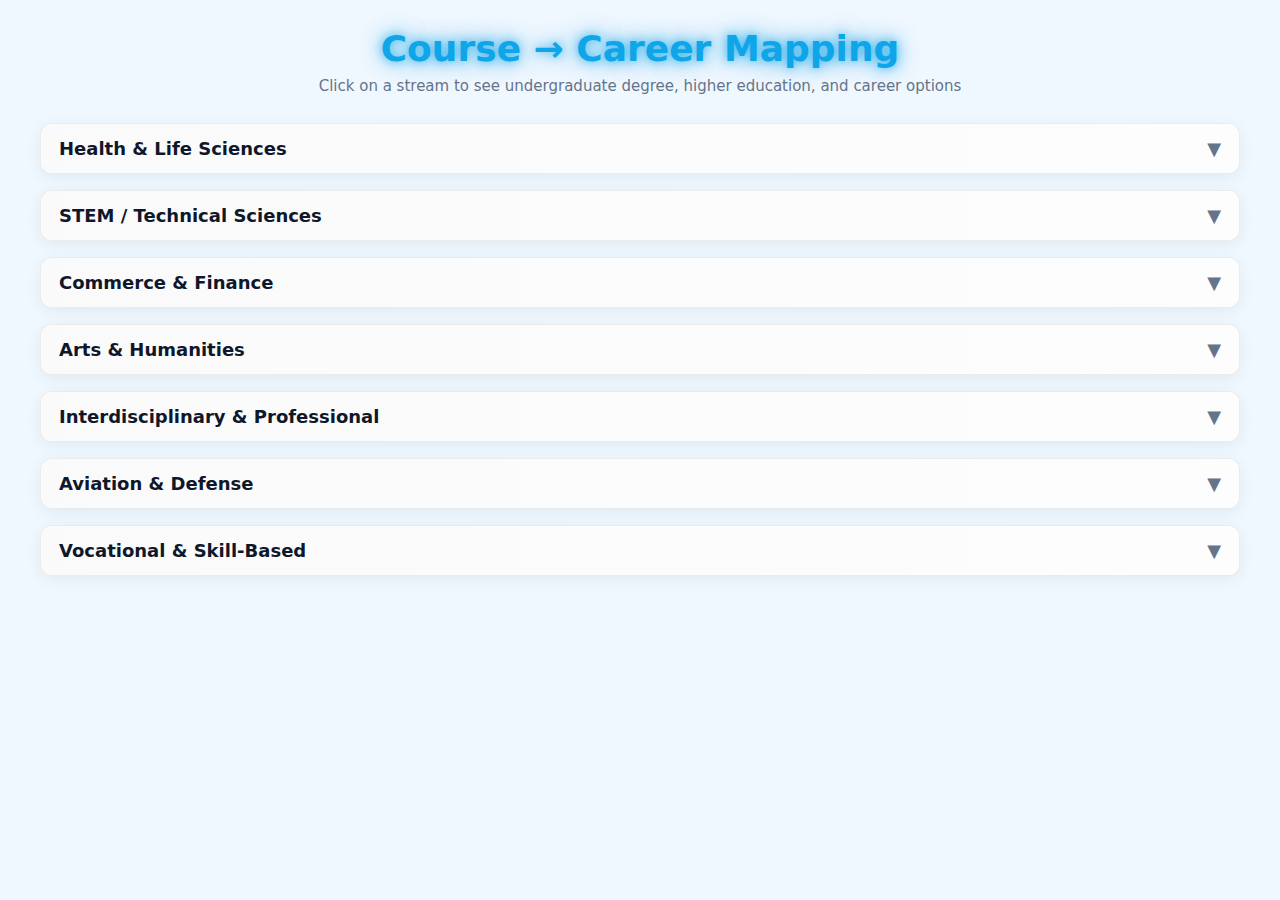
<file: templates/mapping.html>
<!DOCTYPE html>
<html lang="en">
<head>
<meta charset="utf-8">
<meta name="viewport" content="width=device-width,initial-scale=1">
<title>Course → Career Mapping</title>
<style>
:root {
  --accent: #0ea5e9;
  --muted: #64748b;
}

/* Reset */
* { box-sizing: border-box; margin: 0; padding: 0; }
html {
  height: 100%;
}
body {
  height: 100%;
  overflow-x: hidden;
  /* Allow vertical scrolling for the entire body */
  overflow-y: auto; 
}

/* Body with light blue */
body {
  font-family: Inter, system-ui, sans-serif;
  background: #f0f8ff; /* very light blue */
  padding: 28px;
  color: #0f172a;
  position: relative;
}

/* Bubble background */
.bubbles {
  position: fixed;
  top: 0; left: 0;
  width: 100%; height: 100%;
  z-index: -1;
  overflow: hidden;
}
.bubble {
  position: absolute;
  bottom: -100px;
  background: rgba(255, 255, 255, 0.3);
  border-radius: 50%;
  animation: rise 20s infinite ease-in;
}
@keyframes rise {
  0% { transform: translateY(0) scale(1); opacity: 0.6; }
  50% { opacity: 0.3; }
  100% { transform: translateY(-120vh) scale(1.5); opacity: 0; }
}

/* Header */
header {
  text-align: center;
  margin-bottom: 28px;
}
header h1 {
  font-size: 36px;
  font-weight: 700;
  color: var(--accent);
  text-shadow: 0 0 10px rgba(14,165,233,0.7),
        0 0 20px rgba(14,165,233,0.5),
        0 0 30px rgba(14,165,233,0.3);
}
header p {
  color: var(--muted);
  margin-top: 8px;
  font-size: 15px;
}

/* Container */
.container {
  max-width: 1200px;
  margin: 0 auto;
  display: flex;
  flex-direction: column;
  gap: 16px;
  position: relative;
  z-index: 1; /* above bubbles */
}

/* Card */
.card {
  background: #fff;
  border-radius: 12px;
  border: 1px solid rgba(0,0,0,0.08);
  box-shadow: 0 4px 16px rgba(0,0,0,0.06);
  overflow: hidden;
  transition: all 0.3s ease;
}
.card:hover {
  transform: translateY(-4px);
  box-shadow: 0 8px 24px rgba(0,0,0,0.08);
}
.card-header {
  padding: 14px 18px;
  font-weight: 600;
  cursor: pointer;
  display: flex;
  justify-content: space-between;
  align-items: center;
  background: linear-gradient(to right, #fafafa, #fdfdfd);
}
.card-header span {
  font-size: 18px;
}
.card-header .toggle {
  font-size: 18px;
  color: var(--muted);
  transition: transform 0.3s ease;
}
.card.expanded .card-header .toggle {
  transform: rotate(180deg);
}
.card-content {
  max-height: 0;
  overflow: hidden;
  transition: max-height 0.5s ease, padding 0.3s ease;
  padding: 0 18px;
}
.card.expanded .card-content {
  padding: 18px;
  max-height: 2000px;
}

/* Sub-sections inside card */
.section {
  border-radius: 10px;
  padding: 14px;
  margin-bottom: 14px;
  color: #111;
}
.section h3 {
  margin-bottom: 8px;
  font-size: 15px;
  font-weight: 700;
}
.section ul {
  margin-left: 18px;
  font-size: 14px;
}
.section ul li { margin: 4px 0; }

/* Colors */
.section.ug { background: #ffe5e8; }
.section.he { background: #e3f7e9; }
.section.co { background: #f1e3ff; }
</style>
</head>
<body>

<header>
  <h1>Course → Career Mapping</h1>
  <p>Click on a stream to see undergraduate degree, higher education, and career options</p>
</header>

<div class="container">

  <div class="card">
    <div class="card-header">
      <span>Health & Life Sciences</span>
      <span class="toggle">▼</span>
    </div>
    <div class="card-content">
      <div class="section ug">
        <h3>Undergraduate Degrees</h3>
        <ul>
          <li>Medicine: MBBS, BDS, BAMS, BHMS, BPT</li>
          <li>Nursing: B.Sc Nursing</li>
          <li>Pharmacy: B.Pharm</li>
          <li>Life Sciences: B.Sc. Biotechnology, Microbiology, Genetics, Biochemistry</li>
          <li>Physiotherapy: BPT</li>
        </ul>
      </div>
      <div class="section he">
        <h3>Higher Education</h3>
        <ul>
          <li>Medicine: MD, MS, MCh, DM</li>
          <li>Nursing: MSc Nursing, PhD</li>
          <li>Pharmacy: M.Pharm, Pharm.D, Ph.D.</li>
          <li>Life Sciences: M.Sc, Ph.D.</li>
          <li>Physiotherapy: MPT, Ph.D.</li>
        </ul>
      </div>
      <div class="section co">
        <h3>Career Options</h3>
        <ul>
          <li>Doctor, Pharmacist, Research Scientist, Physiotherapist, Public Health Specialist</li>
        </ul>
      </div>
    </div>
  </div>

  <div class="card">
    <div class="card-header">
      <span>STEM / Technical Sciences</span>
      <span class="toggle">▼</span>
    </div>
    <div class="card-content">
      <div class="section ug">
        <h3>Undergraduate Degrees</h3>
        <ul>
          <li>B.Tech/B.E. (Engineering specializations)</li>
          <li>B.Sc. Computer Science, BCA</li>
          <li>B.Sc. Data Science, B.Tech Data Science</li>
          <li>B.Sc. Physics, Chemistry, Mathematics, Environmental Science</li>
          <li>B.Sc. Biotechnology, Microbiology</li>
        </ul>
      </div>
      <div class="section he">
        <h3>Higher Education</h3>
        <ul>
          <li>M.Tech, M.S., Ph.D. in respective fields</li>
          <li>M.Sc. Computer Science, Data Science, AI/ML, Ph.D.</li>
          <li>MBA (Tech Management)</li>
        </ul>
      </div>
      <div class="section co">
        <h3>Career Options</h3>
        <ul>
          <li>Software Developer, Data Scientist, Research Scientist, Environmental Consultant, AI/ML Engineer, Academician</li>
        </ul>
      </div>
    </div>
  </div>

  <div class="card">
    <div class="card-header">
      <span>Commerce & Finance</span>
      <span class="toggle">▼</span>
    </div>
    <div class="card-content">
      <div class="section ug">
        <h3>Undergraduate Degrees</h3>
        <ul>
          <li>B.Com, B.Com (Hons)</li>
          <li>BBA, BMS</li>
          <li>B.Com Accounting & Finance, BBA (FIA)</li>
          <li>B.A. Economics</li>
          <li>CA, CS, CMA</li>
        </ul>
      </div>
      <div class="section he">
        <h3>Higher Education</h3>
        <ul>
          <li>M.Com, MBA (Finance, Marketing, HR, Analytics)</li>
          <li>M.A. Economics</li>
          <li>Advanced CA, CS, CMA</li>
          <li>Ph.D. in Accounting, Finance, Business Administration, Economics</li>
        </ul>
      </div>
      <div class="section co">
        <h3>Career Options</h3>
        <ul>
          <li>Financial Analyst, Investment Banker, Chartered Accountant, Business Consultant, Economist, Policy Analyst</li>
        </ul>
      </div>
    </div>
  </div>

  <div class="card">
    <div class="card-header">
      <span>Arts & Humanities</span>
      <span class="toggle">▼</span>
    </div>
    <div class="card-content">
      <div class="section ug">
        <h3>Undergraduate Degrees</h3>
        <ul>
          <li>B.A. in History, Political Science, Sociology, Psychology, English, Philosophy</li>
          <li>BFA, Performing Arts</li>
          <li>Journalism, Mass Communication</li>
        </ul>
      </div>
      <div class="section he">
        <h3>Higher Education</h3>
        <ul>
          <li>M.A., M.Phil., Ph.D. in Humanities disciplines</li>
          <li>MSW, MFA, Journalism (MJMC)</li>
        </ul>
      </div>
      <div class="section co">
        <h3>Career Options</h3>
        <ul>
          <li>Teacher, Psychologist, Journalist, Social Worker, Writer, Researcher, Artist</li>
        </ul>
      </div>
    </div>
  </div>

  <div class="card">
    <div class="card-header">
      <span>Interdisciplinary & Professional</span>
      <span class="toggle">▼</span>
    </div>
    <div class="card-content">
      <div class="section ug">
        <h3>Undergraduate Degrees</h3>
        <ul>
          <li>Law: LLB (BA LLB, BBA LLB)</li>
          <li>Management: BBA, Hotel Management</li>
          <li>Design: B.Des, B.Arch</li>
        </ul>
      </div>
      <div class="section he">
        <h3>Higher Education</h3>
        <ul>
          <li>LLM, Ph.D.</li>
          <li>MBA, PGDM</li>
          <li>M.Des, M.Arch</li>
        </ul>
      </div>
      <div class="section co">
        <h3>Career Options</h3>
        <ul>
          <li>Lawyer, Architect, Designer, Hotel Manager, Entrepreneur</li>
        </ul>
      </div>
    </div>
  </div>

  <div class="card">
    <div class="card-header">
      <span>Aviation & Defense</span>
      <span class="toggle">▼</span>
    </div>
    <div class="card-content">
      <div class="section ug">
        <h3>Undergraduate Degrees</h3>
        <ul>
          <li>B.Sc. Aviation, BBA Aviation</li>
          <li>Defense Studies, NDA Programs</li>
        </ul>
      </div>
      <div class="section he">
        <h3>Higher Education</h3>
        <ul>
          <li>MBA Aviation, M.Sc. Defense Studies</li>
        </ul>
      </div>
      <div class="section co">
        <h3>Career Options</h3>
        <ul>
          <li>Pilot, Air Traffic Controller, Defense Officer, Aviation Manager</li>
        </ul>
      </div>
    </div>
  </div>

  <div class="card">
    <div class="card-header">
      <span>Vocational & Skill-Based</span>
      <span class="toggle">▼</span>
    </div>
    <div class="card-content">
      <div class="section ug">
        <h3>Undergraduate Degrees</h3>
        <ul>
          <li>Diplomas & Certifications in ITI, Polytechnics, Hospitality, Retail</li>
        </ul>
      </div>
      <div class="section he">
        <h3>Higher Education</h3>
        <ul>
          <li>Advanced Diploma, Skill Certifications, B.Voc</li>
        </ul>
      </div>
      <div class="section co">
        <h3>Career Options</h3>
        <ul>
          <li>Technician, Hospitality Staff, Skilled Trades, Retail Professional</li>
        </ul>
      </div>
    </div>
  </div>

</div>

<script>
document.querySelectorAll('.card-header').forEach(header => {
  header.addEventListener('click', () => {
    header.parentElement.classList.toggle('expanded');
  });
});
</script>

</body>
</html>
</file>
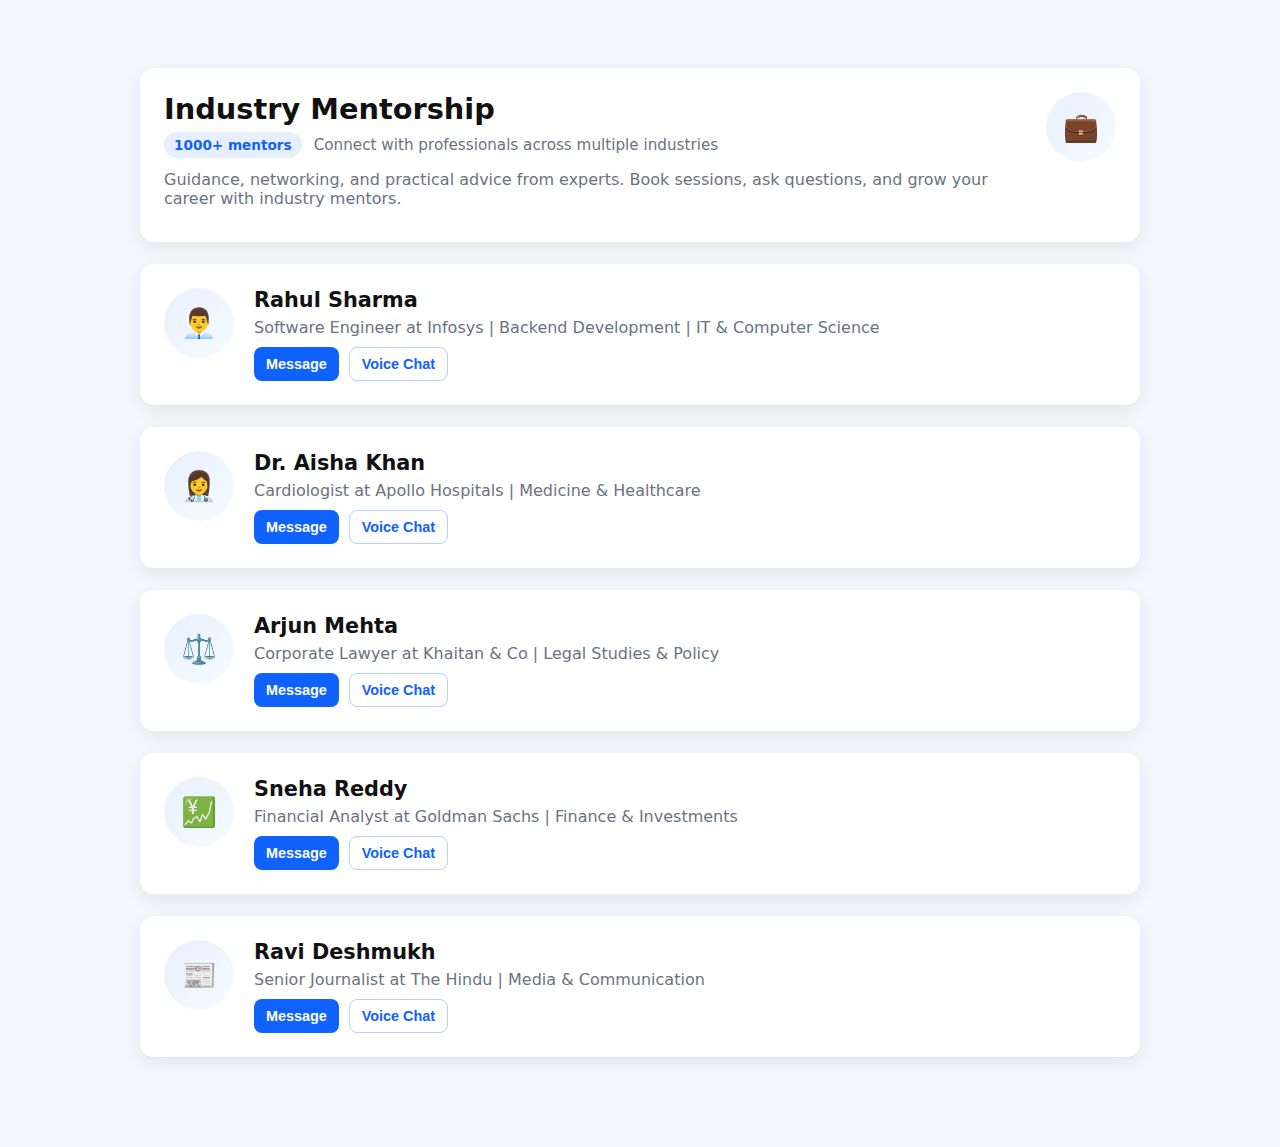
<file: templates/mentor.html>
<!doctype html>
<html lang="en">
<head>
  <meta charset="utf-8" />
  <meta name="viewport" content="width=device-width,initial-scale=1" />
  <title>Industry Mentorship</title>
  <style>
    :root {
      --bg:#f4f7fb;
      --card:#ffffff;
      --accent:#0f62fe;
      --muted:#6b7280;
    }
    body {
      font-family: Inter, system-ui, Segoe UI, Roboto, Helvetica, Arial, sans-serif;
      margin: 0;
      background: var(--bg);
      color: #111;
    }
    .container {
      max-width: 1000px;
      margin: 48px auto;
      padding: 20px;
    }
    .card {
      background: var(--card);
      border-radius: 14px;
      box-shadow: 0 6px 18px rgba(15,22,39,0.08);
      padding: 24px;
      margin-bottom: 22px;
      display: flex;
      gap: 20px;
      align-items: flex-start;
      flex-wrap: wrap;
      transition: 0.2s;
    }
    .card:hover {
      transform: translateY(-3px);
      box-shadow: 0 8px 20px rgba(15,22,39,0.12);
    }
    .left { flex: 1 }
    h1 { margin: 0 0 6px; font-size: 1.8rem }
    h2 { margin: 0; font-size: 1.3rem; }
    p.lead { margin: 6px 0 10px; color: var(--muted); }
    .meta { display: flex; gap: 12px; align-items: center; margin-bottom: 12px }
    .badge {
      background: rgba(15,98,254,0.1);
      color: var(--accent);
      padding: 5px 10px;
      border-radius: 999px;
      font-weight: 600;
      font-size: 0.85rem;
    }
    .action { display: flex; gap: 10px; margin-top: 8px; }
    .btn {
      background: var(--accent);
      color: white;
      padding: 8px 12px;
      border-radius: 8px;
      border: 0;
      cursor: pointer;
      font-weight: 600;
      font-size: 0.9rem;
    }
    .btn.secondary {
      background: transparent;
      color: var(--accent);
      border: 1px solid rgba(15,98,254,0.3);
    }
    .illustration {
      width: 70px;
      height: 70px;
      border-radius: 50%;
      background: linear-gradient(135deg,#e8f0ff,#f6fbff);
      display: flex;
      align-items: center;
      justify-content: center;
      color: var(--accent);
      font-size: 1.8rem;
      flex-shrink: 0;
    }

    /* Chat inside card */
    .chat-box {
      display: none;
      width: 100%;
      background: #fafafa;
      border: 1px solid #e2e8f0;
      border-radius: 10px;
      margin-top: 14px;
      overflow: hidden;
      flex-direction: column;
    }
    .chat-header {
      background: var(--accent);
      color: white;
      padding: 8px 12px;
      font-weight: 600;
      font-size: 0.9rem;
    }
    .chat-messages {
      padding: 10px;
      height: 180px;
      overflow-y: auto;
      font-size: 0.9rem;
    }
    .chat-input {
      display: flex;
      border-top: 1px solid #ddd;
    }
    .chat-input input {
      flex: 1;
      padding: 8px;
      border: none;
      outline: none;
      font-size: 0.9rem;
    }
    .chat-input button {
      background: var(--accent);
      color: white;
      border: none;
      padding: 0 14px;
      cursor: pointer;
      font-weight: bold;
    }
  </style>
</head>
<body>
  <main class="container">
    <section class="card">
      <div class="left">
        <h1>Industry Mentorship</h1>
        <div class="meta">
          <div class="badge">1000+ mentors</div>
          <div style="color:var(--muted);font-size:0.95rem">
            Connect with professionals across multiple industries
          </div>
        </div>
        <p class="lead">Guidance, networking, and practical advice from experts. Book sessions, ask questions, and grow your career with industry mentors.</p>
      </div>
      <div class="illustration">💼</div>
    </section>

    <!-- Mentors from multiple streams -->
    <section class="card">
      <div class="illustration">👨‍💼</div>
      <div class="left">
        <h2>Rahul Sharma</h2>
        <p class="lead">Software Engineer at Infosys | Backend Development | IT & Computer Science</p>
        <div class="action">
          <button class="btn" onclick="toggleChat(this)">Message</button>
          <button class="btn secondary">Voice Chat</button>
        </div>
        <div class="chat-box">
          <div class="chat-header">Chat with Rahul Sharma</div>
          <div class="chat-messages"></div>
          <div class="chat-input">
            <input type="text" placeholder="Type a message..." onkeydown="if(event.key==='Enter') sendMessage(this)" />
            <button onclick="sendMessage(this)">Send</button>
          </div>
        </div>
      </div>
    </section>

    <section class="card">
      <div class="illustration">👩‍⚕️</div>
      <div class="left">
        <h2>Dr. Aisha Khan</h2>
        <p class="lead">Cardiologist at Apollo Hospitals | Medicine & Healthcare</p>
        <div class="action">
          <button class="btn" onclick="toggleChat(this)">Message</button>
          <button class="btn secondary">Voice Chat</button>
        </div>
        <div class="chat-box">
          <div class="chat-header">Chat with Dr. Aisha Khan</div>
          <div class="chat-messages"></div>
          <div class="chat-input">
            <input type="text" placeholder="Type a message..." onkeydown="if(event.key==='Enter') sendMessage(this)" />
            <button onclick="sendMessage(this)">Send</button>
          </div>
        </div>
      </div>
    </section>

    <section class="card">
      <div class="illustration">⚖️</div>
      <div class="left">
        <h2>Arjun Mehta</h2>
        <p class="lead">Corporate Lawyer at Khaitan & Co | Legal Studies & Policy</p>
        <div class="action">
          <button class="btn" onclick="toggleChat(this)">Message</button>
          <button class="btn secondary">Voice Chat</button>
        </div>
        <div class="chat-box">
          <div class="chat-header">Chat with Arjun Mehta</div>
          <div class="chat-messages"></div>
          <div class="chat-input">
            <input type="text" placeholder="Type a message..." onkeydown="if(event.key==='Enter') sendMessage(this)" />
            <button onclick="sendMessage(this)">Send</button>
          </div>
        </div>
      </div>
    </section>

    <section class="card">
      <div class="illustration">💹</div>
      <div class="left">
        <h2>Sneha Reddy</h2>
        <p class="lead">Financial Analyst at Goldman Sachs | Finance & Investments</p>
        <div class="action">
          <button class="btn" onclick="toggleChat(this)">Message</button>
          <button class="btn secondary">Voice Chat</button>
        </div>
        <div class="chat-box">
          <div class="chat-header">Chat with Sneha Reddy</div>
          <div class="chat-messages"></div>
          <div class="chat-input">
            <input type="text" placeholder="Type a message..." onkeydown="if(event.key==='Enter') sendMessage(this)" />
            <button onclick="sendMessage(this)">Send</button>
          </div>
        </div>
      </div>
    </section>

    <section class="card">
      <div class="illustration">📰</div>
      <div class="left">
        <h2>Ravi Deshmukh</h2>
        <p class="lead">Senior Journalist at The Hindu | Media & Communication</p>
        <div class="action">
          <button class="btn" onclick="toggleChat(this)">Message</button>
          <button class="btn secondary">Voice Chat</button>
        </div>
        <div class="chat-box">
          <div class="chat-header">Chat with Ravi Deshmukh</div>
          <div class="chat-messages"></div>
          <div class="chat-input">
            <input type="text" placeholder="Type a message..." onkeydown="if(event.key==='Enter') sendMessage(this)" />
            <button onclick="sendMessage(this)">Send</button>
          </div>
        </div>
      </div>
    </section>
  </main>

  <script>
    function toggleChat(btn) {
      const card = btn.closest('.left');
      const chatBox = card.querySelector('.chat-box');
      chatBox.style.display = chatBox.style.display === 'flex' ? 'none' : 'flex';
    }

    function sendMessage(el) {
      const card = el.closest('.left');
      const input = card.querySelector('.chat-input input');
      const messages = card.querySelector('.chat-messages');
      const msg = input.value.trim();
      if (msg) {
        const div = document.createElement('div');
        div.textContent = "You: " + msg;
        div.style.marginBottom = "6px";
        messages.appendChild(div);
        input.value = "";
        messages.scrollTop = messages.scrollHeight;
      }
    }
  </script>
</body>
</html>
</file>
